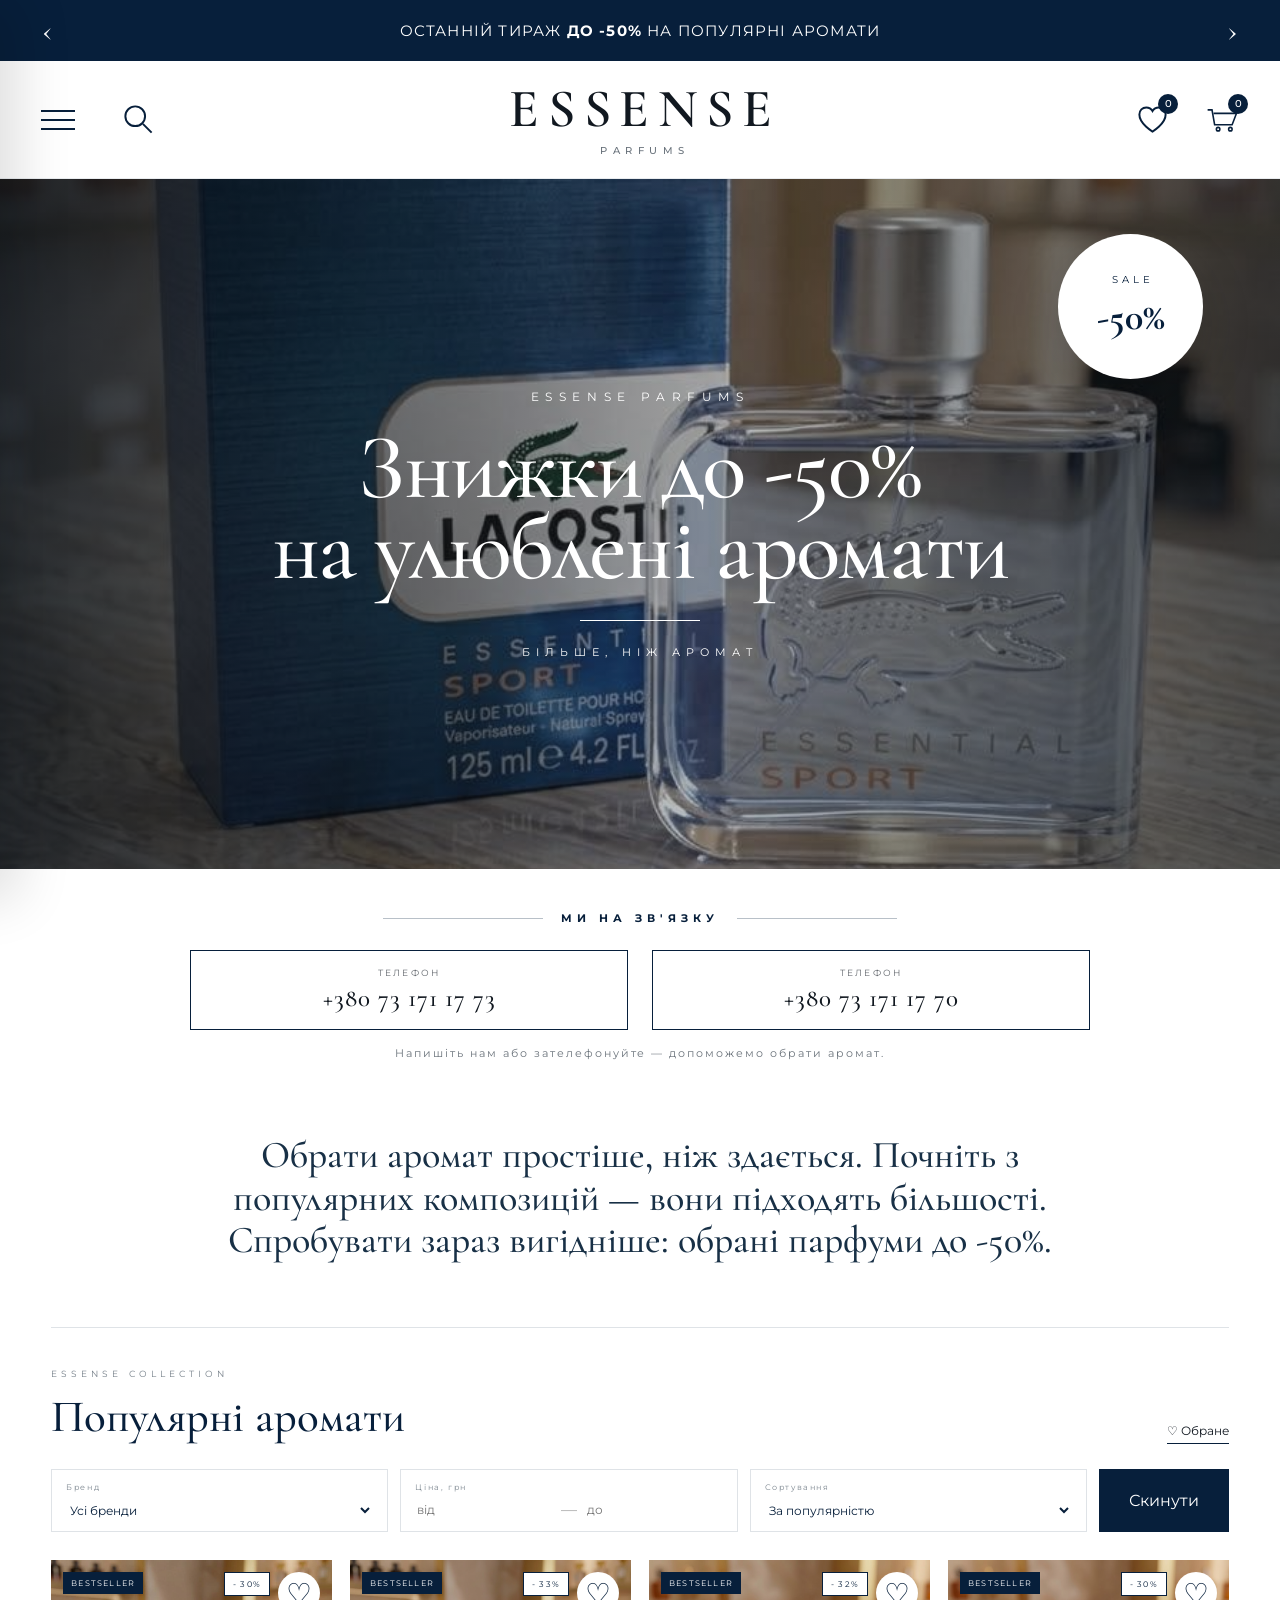
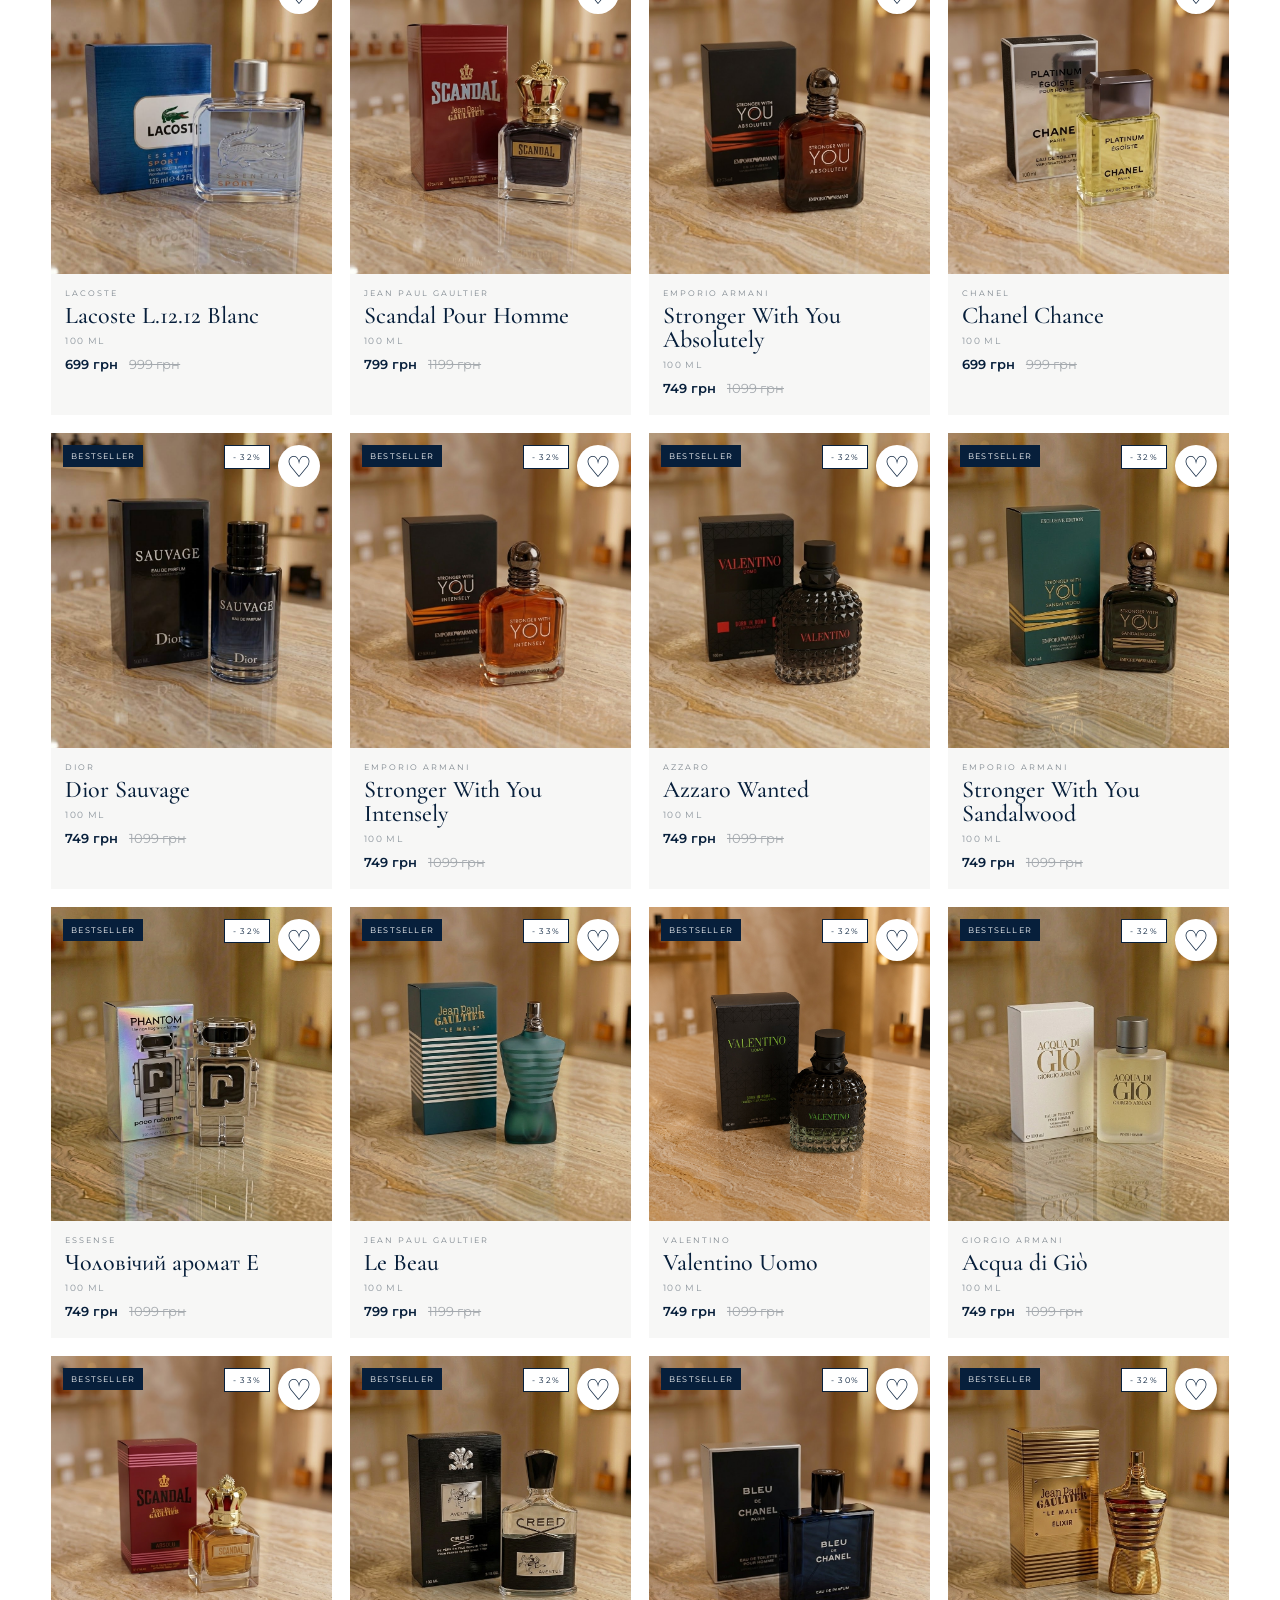
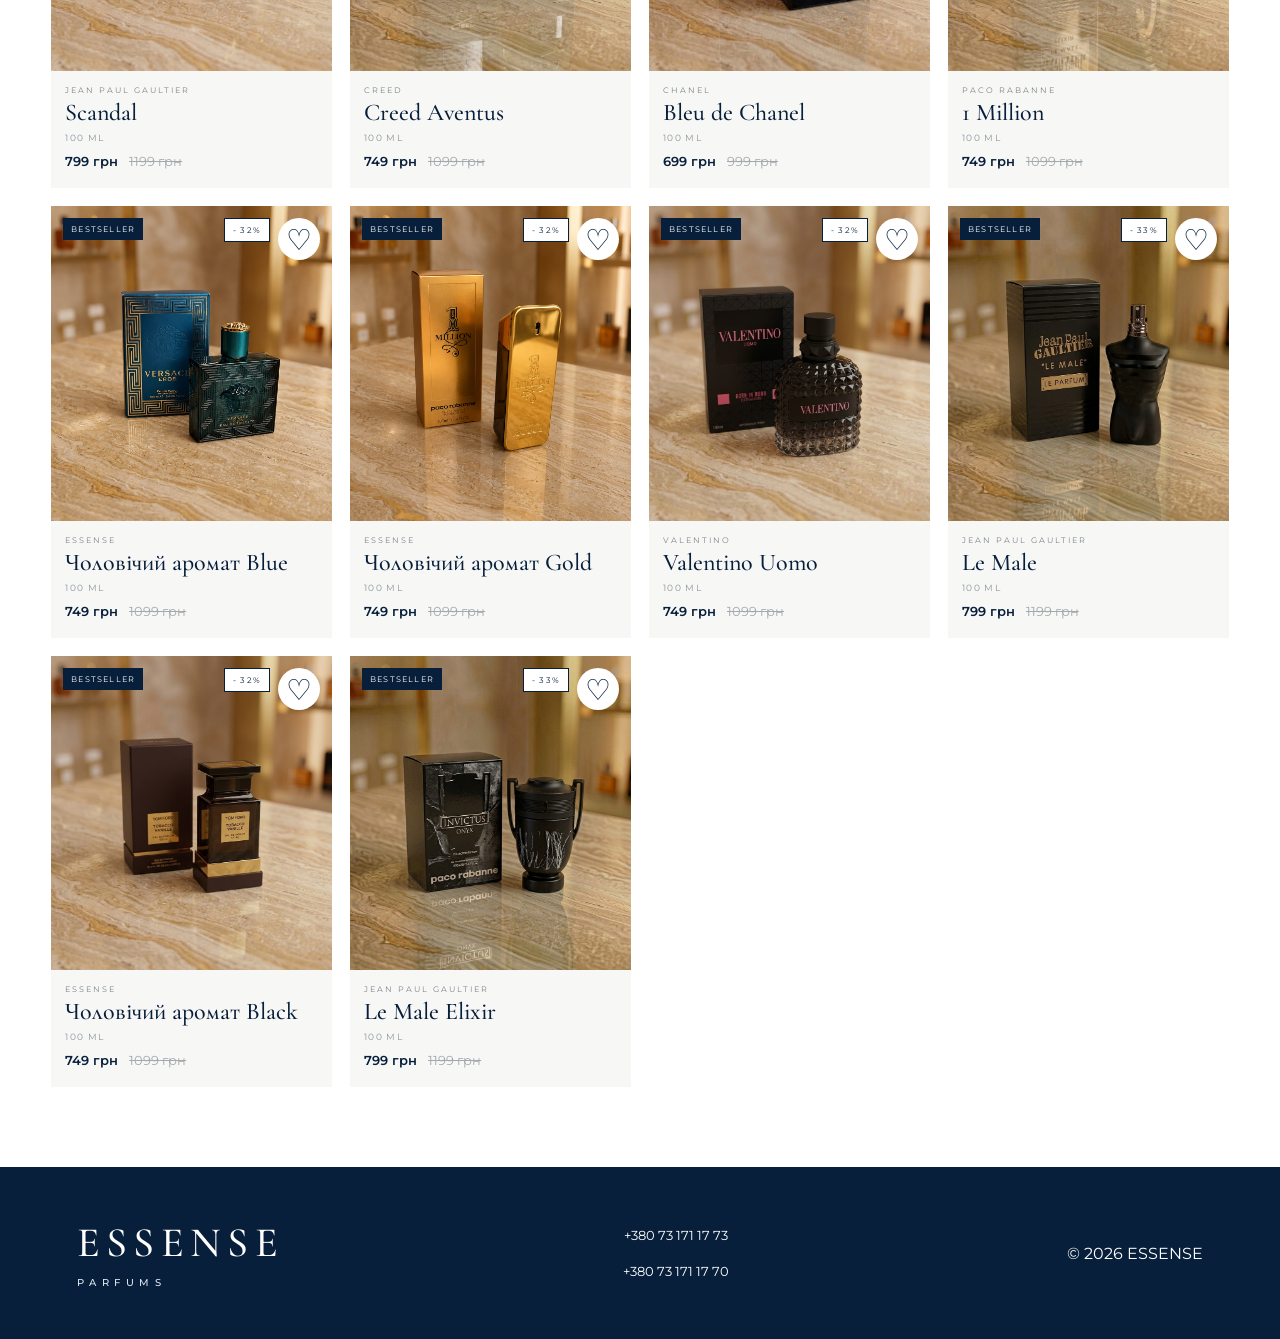
<file: index.html>
<!doctype html>
<html lang="uk">
<head>
<meta charset="utf-8"><meta name="viewport" content="width=device-width,initial-scale=1,viewport-fit=cover">
<title>ESSENSE — PARFUMS</title>
<meta name="description" content="ESSENSE — парфуми та аромати. Знижки до 50%.">
<link rel="preconnect" href="https://fonts.googleapis.com"><link rel="preconnect" href="https://fonts.gstatic.com" crossorigin>
<link href="https://fonts.googleapis.com/css2?family=Cormorant+Garamond:wght@400;500;600;700&family=Montserrat:wght@400;500;600&display=swap" rel="stylesheet">
<link rel="stylesheet" href="style.css">
</head>
<body>
<div id="loader"><div class="loader-logo">ESSENSE</div><div class="loader-sub">PARFUMS</div><div class="loader-line"><span></span></div></div>

<div class="sale-bar"><button aria-label="Попередня">‹</button><span>ОСТАННІЙ ТИРАЖ <b>ДО -50%</b> НА ПОПУЛЯРНІ АРОМАТИ</span><button aria-label="Наступна">›</button></div>
<header class="site-header">
  <button class="header-icon menu-btn" id="menuBtn" aria-label="Меню"><i></i><i></i><i></i></button>
  <button class="header-icon search-btn" id="searchBtn" aria-label="Пошук"><svg viewBox="0 0 32 32"><circle cx="13" cy="13" r="9"></circle><path d="M20 20l8 8"></path></svg></button>
  <a class="brand-logo" href="index.html"><span>ESSENSE</span><small>PARFUMS</small></a>
  <a class="header-icon heart-link" href="favorites.html" aria-label="Обране"><svg viewBox="0 0 32 32"><path d="M16 27S4 20 4 11.5C4 7.5 6.8 5 10.3 5c2.4 0 4.6 1.4 5.7 3.3C17.1 6.4 19.3 5 21.7 5 25.2 5 28 7.5 28 11.5 28 20 16 27 16 27z"></path></svg><b id="favCount">0</b></a>
  <a class="header-icon cart-link" href="cart.html" aria-label="Кошик"><svg viewBox="0 0 40 32"><path d="M3 5h5l3 17h20l5-13H10"></path><circle cx="15" cy="27" r="2"></circle><circle cx="29" cy="27" r="2"></circle></svg><b id="cartCount">0</b></a>
</header>

<div class="search-panel" id="searchPanel" aria-hidden="true"><div class="search-inner"><div class="search-top"><span class="search-label">ПОШУК</span><button id="closeSearch" type="button" aria-label="Закрити пошук">×</button></div><div class="search-field"><svg viewBox="0 0 32 32"><circle cx="13" cy="13" r="9"></circle><path d="M20 20l8 8"></path></svg><input id="searchInput" type="search" placeholder="Що ви шукаєте?" autocomplete="off"></div></div></div>
<div class="drawer-backdrop" id="drawerBackdrop"></div>
<aside class="drawer" id="drawer"><button id="closeDrawer">×</button><div class="drawer-logo">ESSENSE<small>PARFUMS</small></div><a href="index.html">Головна</a><a href="#catalog">Каталог</a><a href="favorites.html">Обране</a><a href="cart.html">Кошик</a><a href="#contacts">Контакти</a></aside>

<main>
<section class="hero">
  <div class="hero-photo"><img src="images/IMG_4388.jpeg" alt="ESSENSE аромат"></div>
  <div class="hero-shade"></div>
  <div class="sale-circle"><small>SALE</small><strong>-50%</strong></div>
  <div class="hero-copy"><p>ESSENSE PARFUMS</p><h1>Знижки до -50%<br>на улюблені аромати</h1><span></span><small>БІЛЬШЕ, НІЖ АРОМАТ</small></div>
</section>

<section class="contact-strip" id="contacts">
  <div class="section-kicker"><span></span><b>МИ НА ЗВ'ЯЗКУ</b><span></span></div>
  <div class="phones">
    <a href="tel:+380731711773"><small>ТЕЛЕФОН</small><strong>+380 73 171 17 73</strong></a>
    <a href="tel:+380731711770"><small>ТЕЛЕФОН</small><strong>+380 73 171 17 70</strong></a>
  </div>
  <p>Напишіть нам або зателефонуйте — допоможемо обрати аромат.</p>
</section>

<section class="intro"><p>Обрати аромат простіше, ніж здається. Почніть з популярних композицій — вони підходять більшості. Спробувати зараз вигідніше: обрані парфуми до -50%.</p></section>

<section id="catalog" class="catalog-section">
  <div class="catalog-title"><div><span>ESSENSE COLLECTION</span><h2>Популярні аромати</h2></div><a href="favorites.html">♡ Обране</a></div>
  <div class="mobile-controls"><button id="mobileFilter">☷ &nbsp; Фільтр</button><button id="mobileSort">↑↓ &nbsp; Сортувати</button></div>
  <div class="filters" id="filters"><div><label>Бренд</label><select id="brandFilter"><option value="all">Усі бренди</option></select></div><div><label>Ціна, грн</label><div class="price-inputs"><input id="minPrice" type="number" placeholder="від"><span>—</span><input id="maxPrice" type="number" placeholder="до"></div></div><div><label>Сортування</label><select id="sortFilter"><option value="default">За популярністю</option><option value="cheap">Від дешевих</option><option value="expensive">Від дорогих</option><option value="az">За назвою А–Я</option></select></div><button id="resetFilters">Скинути</button></div>
  <div id="searchInfo" class="search-info"></div><div id="products" class="grid"></div>
</section>
</main>
<footer><div class="footer-logo">ESSENSE <small>PARFUMS</small></div><div><a href="tel:+380731711773">+380 73 171 17 73</a><a href="tel:+380731711770">+380 73 171 17 70</a></div><p>© 2026 ESSENSE</p></footer>
<nav class="bottom-nav"><a href="index.html"><span>⌂</span>Головна</a><a href="#catalog"><span>⌕</span>Пошук</a><a href="favorites.html"><span>♡</span>Обране</a><a href="cart.html"><span>▱</span>Кошик</a></nav>
<div id="toast"></div><script src="script.js"></script>
</body></html>
</file>
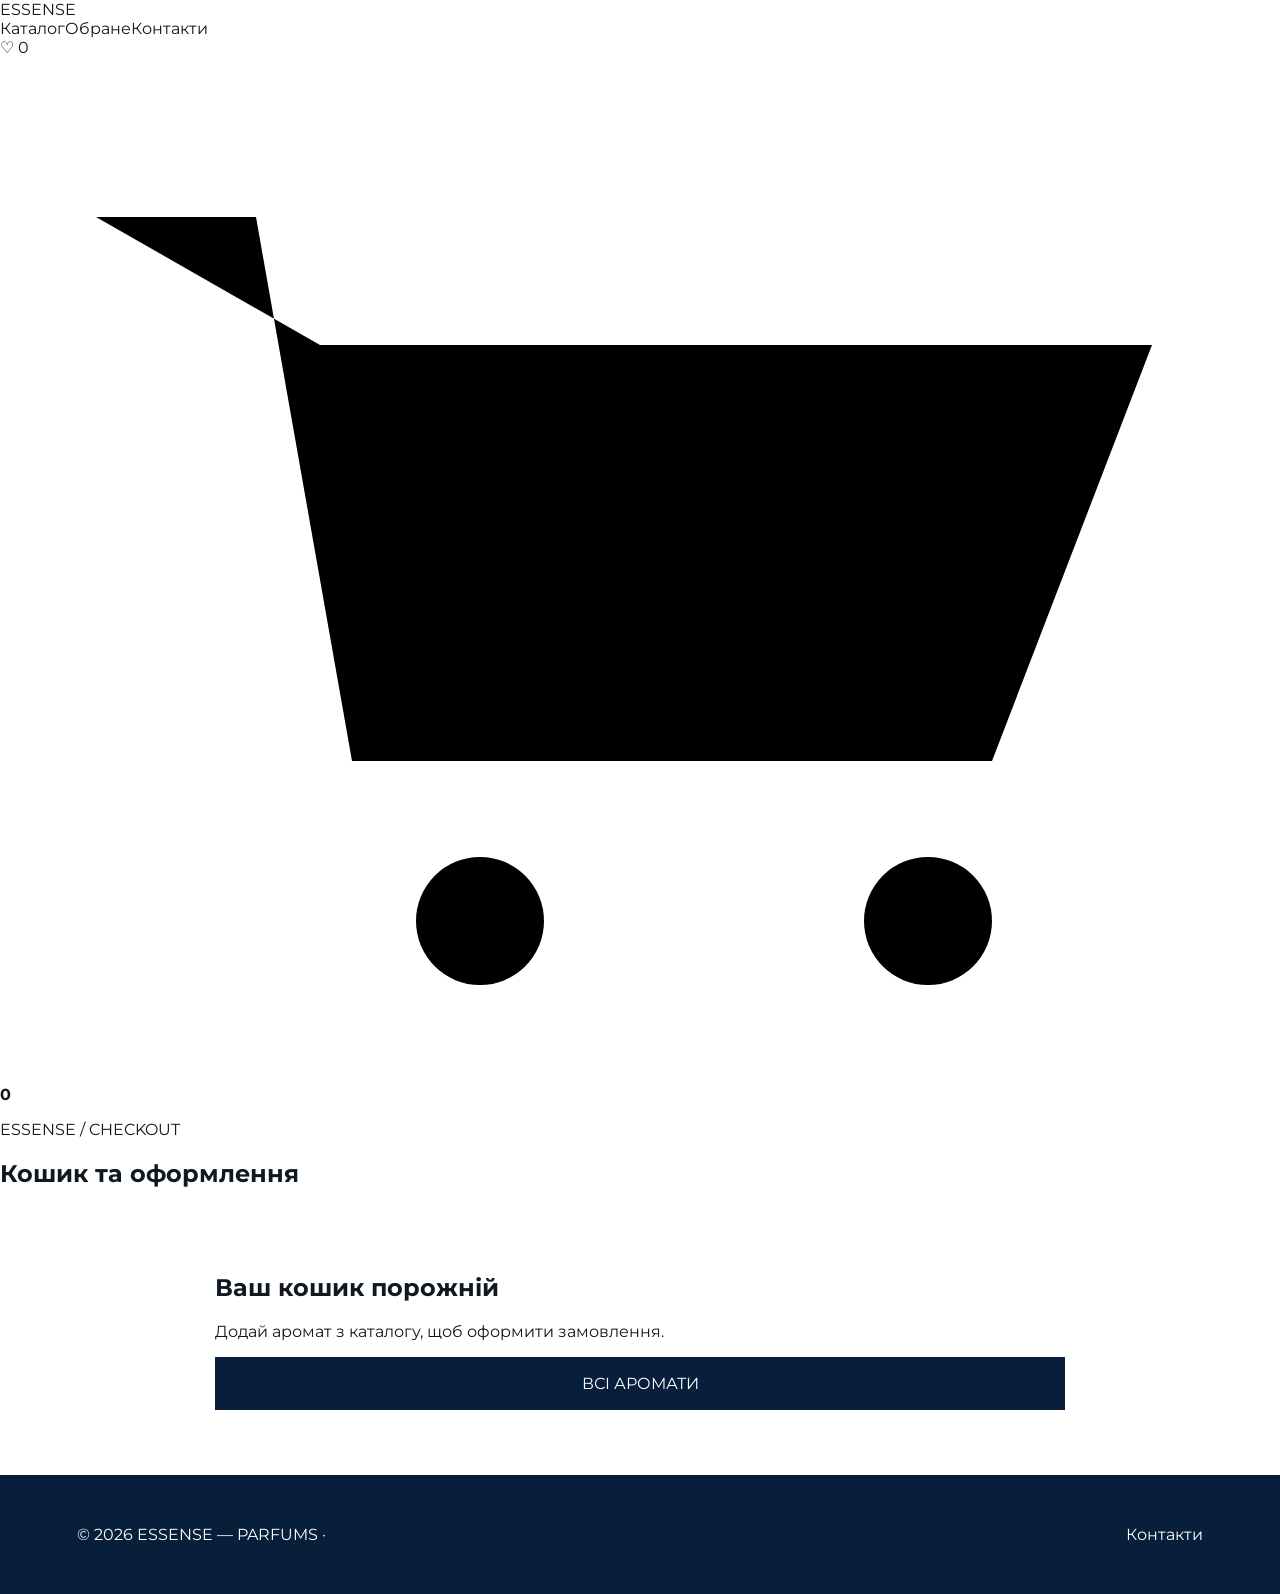
<file: cart.html>
<!doctype html><html lang="uk"><head><meta charset="utf-8"><meta name="viewport" content="width=device-width,initial-scale=1"><title>ESSENSE — Кошик</title><link rel="preconnect" href="https://fonts.googleapis.com"><link rel="preconnect" href="https://fonts.gstatic.com" crossorigin><link href="https://fonts.googleapis.com/css2?family=Cormorant+Garamond:wght@400;500;600;700&family=Montserrat:wght@400;500;600&display=swap" rel="stylesheet"><link rel="stylesheet" href="style.css"></head><body><div id="loader"><div class="loader-logo">ESSENSE</div><div class="loader-line"><span></span></div><div class="loader-sub">CHECKOUT</div></div><header class="header"><a class="logo" href="index.html">ESSENSE</a><nav><a href="index.html#catalog">Каталог</a><a href="favorites.html">Обране</a><a href="index.html#contacts">Контакти</a></nav><div class="actions"><a href="favorites.html" class="icon-link">♡ <span id="favCount">0</span></a><a href="cart.html" class="cart-link"><svg viewBox="0 0 40 32"><path d="M3 5h5l3 17h20l5-13H10"></path><circle cx="15" cy="27" r="2"></circle><circle cx="29" cy="27" r="2"></circle></svg><b id="cartCount">0</b></a></div></header><main><section class="section checkout-page"><p class="eyebrow">ESSENSE / CHECKOUT</p><h1 class="page-title">Кошик та оформлення</h1><div id="cart"></div></section></main><footer>© 2026 ESSENSE — PARFUMS · <a href="index.html#contacts">Контакти</a></footer><div id="toast"></div><script src="script.js"></script></body></html>
</file>
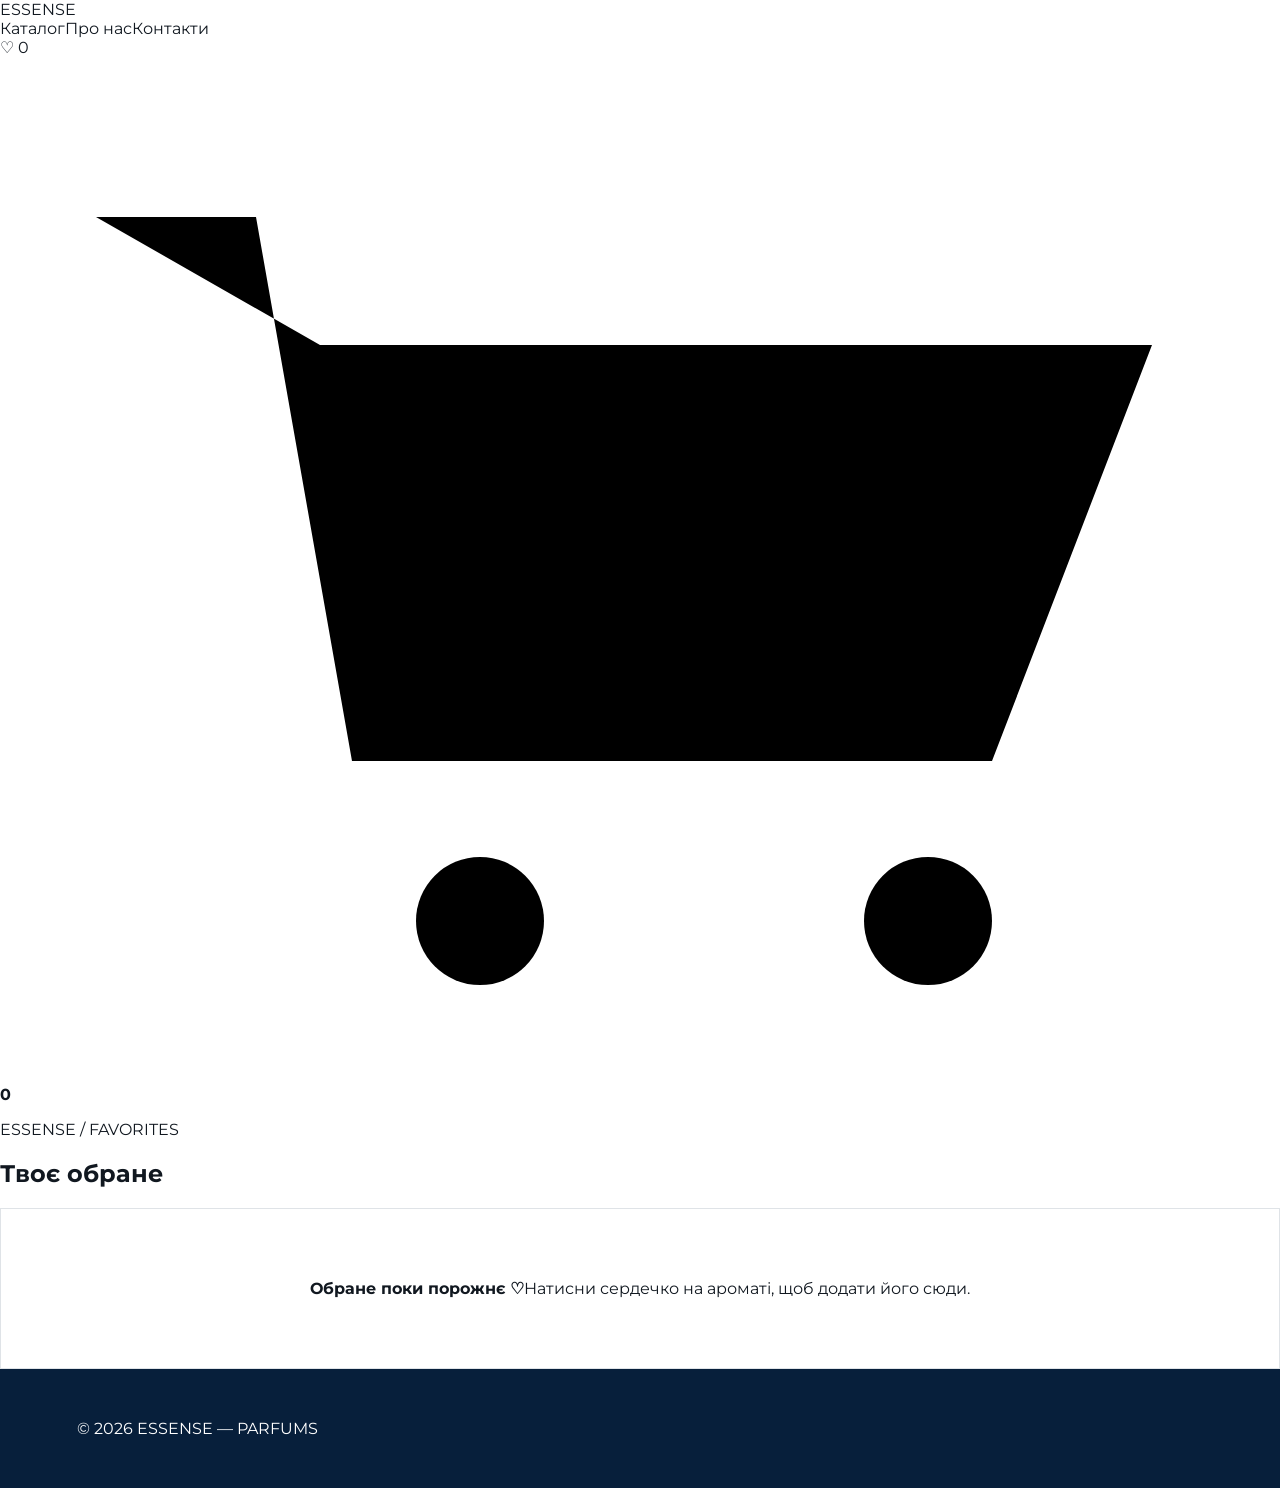
<file: favorites.html>
<!doctype html><html lang="uk"><head><meta charset="utf-8"><meta name="viewport" content="width=device-width,initial-scale=1"><title>ESSENSE — Обране</title><link rel="preconnect" href="https://fonts.googleapis.com"><link rel="preconnect" href="https://fonts.gstatic.com" crossorigin><link href="https://fonts.googleapis.com/css2?family=Cormorant+Garamond:wght@400;500;600;700&family=Montserrat:wght@400;500;600&display=swap" rel="stylesheet"><link rel="stylesheet" href="style.css"></head><body><div id="loader"><div class="loader-logo">ESSENSE</div><div class="loader-line"><span></span></div><div class="loader-sub">YOUR FAVORITES</div></div><header class="header"><a class="logo" href="index.html">ESSENSE</a><nav><a href="index.html#catalog">Каталог</a><a href="index.html#about">Про нас</a><a href="index.html#contacts">Контакти</a></nav><div class="actions"><a href="favorites.html" class="icon-link">♡ <span id="favCount">0</span></a><a href="cart.html" class="cart-link"><svg viewBox="0 0 40 32"><path d="M3 5h5l3 17h20l5-13H10"></path><circle cx="15" cy="27" r="2"></circle><circle cx="29" cy="27" r="2"></circle></svg><b id="cartCount">0</b></a></div></header><main><section class="section"><p class="eyebrow">ESSENSE / FAVORITES</p><h1 class="page-title">Твоє обране</h1><div id="favorites" class="grid"></div></section></main><footer>© 2026 ESSENSE — PARFUMS</footer><div id="toast"></div><script src="script.js"></script></body></html>
</file>
<file: style.css>
:root{--navy:#071f3b;--navy2:#0d2d50;--ink:#111820;--muted:#68717a;--line:#dfe3e7;--paper:#fff;--soft:#f6f7f8;--serif:'Cormorant Garamond',Georgia,serif;--sans:'Montserrat',Arial,sans-serif}
*{box-sizing:border-box}html{scroll-behavior:smooth}body{margin:0;background:#fff;color:var(--ink);font-family:var(--sans);overflow-x:hidden}a{color:inherit;text-decoration:none}button,input,select{font:inherit}button{cursor:pointer}
#loader{position:fixed;inset:0;background:#fff;z-index:9999;display:flex;flex-direction:column;align-items:center;justify-content:center;transition:opacity .7s,visibility .7s}.loaded #loader{opacity:0;visibility:hidden}.loader-logo{font:600 64px/1 var(--serif);letter-spacing:.18em;color:var(--navy)}.loader-sub{font-size:10px;letter-spacing:.5em;margin:13px 0;color:#66717c}.loader-line{width:170px;height:1px;background:#d8dde2;overflow:hidden}.loader-line span{display:block;width:100%;height:100%;background:var(--navy);transform:translateX(-100%);animation:load 1.5s forwards}@keyframes load{to{transform:translateX(0)}}
.sale-bar{height:61px;background:var(--navy);color:#fff;display:flex;align-items:center;justify-content:space-between;padding:0 36px;font-size:15px;letter-spacing:.08em;text-align:center}.sale-bar button{border:0;background:none;color:#fff;font-size:35px;font-family:var(--serif);line-height:1}.sale-bar b{font-weight:700}
.site-header{height:118px;background:#fff;border-bottom:1px solid #e9ecef;display:grid;grid-template-columns:80px 70px 1fr 70px 70px;align-items:center;padding:0 34px;position:relative;z-index:50}.brand-logo{text-align:center;justify-self:center}.brand-logo span{display:block;font:600 54px/1 var(--serif);letter-spacing:.16em}.brand-logo small,.drawer-logo small,.footer-logo small{display:block;font:500 10px var(--sans);letter-spacing:.55em;color:#69727b;margin-top:8px}.header-icon{position:relative;width:48px;height:48px;display:flex;align-items:center;justify-content:center;background:none;border:0;color:var(--navy)}.header-icon svg{width:35px;height:35px;fill:none;stroke:currentColor;stroke-width:1.8}.header-icon b{position:absolute;right:-2px;top:-2px;min-width:20px;height:20px;padding:0 5px;border-radius:20px;background:var(--navy);color:#fff;font:500 10px/20px var(--sans);text-align:center}.menu-btn{flex-direction:column;gap:7px}.menu-btn i{width:34px;height:2px;background:var(--navy);display:block}.search-btn{justify-self:start}.heart-link{justify-self:end}.cart-link{justify-self:end}
.search-panel{position:fixed;left:0;right:0;top:179px;background:#fff;z-index:80;transform:translateY(-120%);transition:.4s;border-bottom:1px solid #ddd}.search-panel.open{transform:translateY(0)}.search-inner{height:115px;max-width:1100px;margin:auto;display:flex;align-items:center;gap:20px;padding:0 30px;position:relative}.search-inner svg{width:35px;stroke:var(--navy);fill:none;stroke-width:2}.search-inner input{border:0;border-bottom:2px solid var(--navy);outline:0;width:100%;font-size:23px;padding:12px 0;color:var(--ink)}.search-inner input::placeholder{color:#9ca3aa}.search-inner button{position:absolute;right:30px;top:12px;border:0;background:none;font-size:34px}.search-inner span{position:absolute;left:30px;right:30px;bottom:18px}
.drawer{position:fixed;z-index:90;left:0;top:0;bottom:0;width:min(360px,88vw);background:#fff;padding:45px 34px;transform:translateX(-100%);transition:.45s;box-shadow:20px 0 50px rgba(0,0,0,.12)}.drawer.open{transform:translateX(0)}.drawer>button{position:absolute;right:25px;top:20px;border:0;background:none;font-size:38px;color:var(--navy)}.drawer-logo{font:600 40px var(--serif);letter-spacing:.15em;color:var(--navy);margin:35px 0 45px}.drawer a{display:block;padding:18px 0;border-bottom:1px solid var(--line);font:500 22px var(--serif)}.drawer-backdrop{position:fixed;inset:0;background:rgba(4,15,27,.45);z-index:85;opacity:0;visibility:hidden;transition:.3s}.drawer-backdrop.open{opacity:1;visibility:visible}
.hero{height:min(690px,calc(100vh - 179px));min-height:540px;position:relative;overflow:hidden;background:#0a1623}.hero-photo,.hero-photo img{position:absolute;inset:0;width:100%;height:100%}.hero-photo img{object-fit:cover;object-position:center 55%;filter:saturate(.7) contrast(.9)}.hero-shade{position:absolute;inset:0;background:linear-gradient(90deg,rgba(3,13,23,.78),rgba(3,13,23,.2) 55%,rgba(3,13,23,.62))}.hero-copy{position:absolute;inset:0;display:flex;flex-direction:column;align-items:center;justify-content:center;text-align:center;color:#fff;padding:30px}.hero-copy p{font-size:12px;letter-spacing:.55em;margin:0 0 24px}.hero-copy h1{font:500 clamp(48px,8vw,92px)/.88 var(--serif);margin:0;letter-spacing:-.02em}.hero-copy span{display:block;width:120px;height:1px;background:#fff;margin:30px 0 24px}.hero-copy small{font-size:11px;letter-spacing:.55em}.sale-circle{position:absolute;right:6%;top:8%;width:145px;height:145px;border-radius:50%;background:#fff;color:var(--navy);display:flex;flex-direction:column;align-items:center;justify-content:center;box-shadow:0 20px 50px rgba(0,0,0,.18);animation:float 4s ease-in-out infinite}.sale-circle small{font-size:10px;letter-spacing:.4em;margin-left:.4em}.sale-circle strong{font:700 38px var(--serif);margin-top:8px}@keyframes float{50%{transform:translateY(-9px)}}
.contact-strip{padding:42px 5% 38px;text-align:center;background:#fff}.section-kicker{display:flex;align-items:center;gap:18px;justify-content:center;color:var(--navy);font-size:11px;letter-spacing:.45em}.section-kicker span{height:1px;background:#b8c0c8;width:160px}.phones{display:grid;grid-template-columns:1fr 1fr;gap:24px;max-width:900px;margin:25px auto 16px}.phones a{border:1px solid var(--navy);padding:16px 20px;display:flex;flex-direction:column;gap:5px;transition:.3s}.phones a:hover{background:var(--navy);color:#fff}.phones small{font-size:9px;letter-spacing:.25em;opacity:.65}.phones strong{font:500 25px var(--serif);letter-spacing:.04em}.contact-strip>p{font-size:11px;letter-spacing:.18em;color:#6c747c}.intro{padding:25px 7% 65px;text-align:center}.intro p{max-width:900px;margin:auto;font:500 clamp(25px,3vw,38px)/1.12 var(--serif);color:#183046}
.catalog-section{padding:0 4% 80px}.catalog-title{display:flex;justify-content:space-between;align-items:end;border-top:1px solid var(--line);padding-top:34px;margin-bottom:25px}.catalog-title span{font-size:9px;letter-spacing:.45em;color:#77818a}.catalog-title h2{font:500 45px var(--serif);margin:8px 0 0;color:var(--navy)}.catalog-title>a{border-bottom:1px solid var(--navy);padding-bottom:5px;font-size:12px}.mobile-controls{display:none}.filters{display:grid;grid-template-columns:1fr 1fr 1fr 130px;gap:12px;margin-bottom:28px}.filters>div{border:1px solid var(--line);padding:12px 14px}.filters label{display:block;font-size:8px;letter-spacing:.2em;color:#7d8790;margin-bottom:8px}.filters select,.filters input{width:100%;border:0;outline:0;background:#fff;color:var(--navy);font-size:12px}.price-inputs{display:flex;gap:8px;align-items:center}.price-inputs span{color:#aaa}.filters>button{border:1px solid var(--navy);background:var(--navy);color:#fff}.search-info{font-size:11px;color:#7b858d;margin-bottom:12px}.grid{display:grid;grid-template-columns:repeat(4,1fr);gap:18px}.card{position:relative;background:#f7f7f6;cursor:pointer;transition:transform .35s,box-shadow .35s}.card:hover{transform:translateY(-6px);box-shadow:0 18px 45px rgba(7,31,59,.12)}.card-img{aspect-ratio:1/1.12;overflow:hidden;background:#f1f1f1}.card-img img{width:100%;height:100%;object-fit:cover;display:block;transition:transform .7s}.card:hover .card-img img{transform:scale(1.05)}.card-body{padding:14px 14px 19px}.brand{font-size:8px;letter-spacing:.25em;color:#7c858d;margin-bottom:6px}.card h3{font:500 24px/1 var(--serif);margin:0 0 7px;color:var(--navy)}.volume{font-size:9px;letter-spacing:.15em;color:#8b949c}.price{font-size:13px;font-weight:600;margin-top:10px;color:var(--navy)}.old{text-decoration:line-through;color:#a4a9ae;font-weight:400;margin-left:7px}.heart{position:absolute;right:12px;top:12px;width:42px;height:42px;border:0;background:#fff;border-radius:50%;font-size:29px;line-height:42px;color:var(--navy);z-index:2}.heart.active{background:var(--navy);color:#fff}.sale-badge,.best-badge{position:absolute;top:12px;left:12px;background:var(--navy);color:#fff;padding:6px 8px;font-size:8px;letter-spacing:.15em;z-index:2}.sale-badge{left:auto;right:62px;background:#fff;color:var(--navy);border:1px solid var(--navy)}.empty-search{grid-column:1/-1;padding:70px;text-align:center;border:1px solid var(--line)}
footer{background:var(--navy);color:#fff;padding:50px 6%;display:flex;justify-content:space-between;align-items:center;gap:30px}.footer-logo{font:500 42px var(--serif);letter-spacing:.15em}.footer-logo small{color:#dfe6ed}.footer-logo+p{margin:0}.footer-logo~div{display:flex;gap:20px;flex-direction:column;text-align:center;font-size:13px}.bottom-nav{display:none}.toast{position:fixed;left:50%;bottom:30px;transform:translate(-50%,20px);opacity:0;pointer-events:none;background:var(--navy);color:#fff;padding:13px 20px;z-index:200;font-size:12px;transition:.3s}.toast.show{opacity:1;transform:translate(-50%,0)}#toast{position:fixed;left:50%;bottom:25px;transform:translate(-50%,25px);opacity:0;background:var(--navy);color:#fff;padding:13px 20px;z-index:300;transition:.3s;font-size:11px;white-space:nowrap}#toast.show{opacity:1;transform:translate(-50%,0)}
/* inner pages */
.product-page{max-width:1100px;margin:55px auto 100px;padding:0 25px;display:grid;grid-template-columns:1fr 1fr;gap:60px}.product-photo{position:relative;background:#f5f5f4}.product-photo img{width:100%;display:block}.product-info{padding-top:35px}.product-info h1{font:500 58px/1 var(--serif);color:var(--navy);margin:10px 0}.product-info .price{font-size:20px;margin:20px 0}.desc{color:#66717b;line-height:1.7}.notes{display:flex;gap:8px;flex-wrap:wrap;margin:25px 0}.note{border:1px solid var(--line);padding:9px 12px;font-size:10px}.gold-btn,.ghost-btn{display:block;text-align:center;padding:16px 20px;border:1px solid var(--navy);margin-top:10px}.gold-btn{background:var(--navy);color:#fff}.ghost-btn{color:var(--navy)}.empty-cart,.checkout,.cart-list,.order-success{max-width:900px;margin:40px auto;padding:25px}.cart-list{border-top:1px solid var(--line)}.cart-row{display:flex;justify-content:space-between;gap:20px;padding:18px 0;border-bottom:1px solid var(--line)}.cart-item{display:flex;gap:15px}.cart-item img{width:80px;height:90px;object-fit:cover}.qty{display:flex;gap:8px;align-items:center;margin-top:8px}.qty button{border:1px solid var(--line);background:#fff;padding:5px 9px}.remove{border:0!important}.cart-total{max-width:900px;margin:20px auto;padding:0 25px;font:500 30px var(--serif);color:var(--navy)}.checkout{border:1px solid var(--line)}.checkout input{display:block;width:100%;padding:15px;border:1px solid var(--line);margin:10px 0;outline:0}.success-icon{font-size:50px;color:var(--navy)}
@media(max-width:800px){.sale-bar{height:61px;padding:0 20px;font-size:12px;line-height:1.35}.site-header{height:106px;padding:0 24px;grid-template-columns:52px 52px 1fr 52px 52px}.brand-logo span{font-size:40px}.brand-logo small{font-size:8px;margin-top:6px}.header-icon{width:42px}.header-icon svg{width:30px}.menu-btn i{width:28px}.search-panel{top:167px}.hero{height:calc(100svh - 167px);min-height:560px;max-height:780px}.hero-photo img{object-position:center}.hero-copy h1{font-size:54px}.hero-copy p{font-size:10px}.sale-circle{width:115px;height:115px;right:6%;top:5%}.sale-circle strong{font-size:31px}.phones{gap:10px}.phones a{padding:14px 8px}.phones strong{font-size:17px}.contact-strip{padding:34px 4% 30px}.section-kicker{font-size:9px;letter-spacing:.3em}.section-kicker span{width:65px}.intro{padding:15px 7% 42px}.intro p{font-size:27px}.catalog-section{padding:0 4% 100px}.catalog-title h2{font-size:37px}.catalog-title>a{display:none}.mobile-controls{display:grid;grid-template-columns:1fr 1fr;gap:12px;margin-bottom:12px}.mobile-controls button{background:#fff;border:1px solid var(--navy);padding:15px;color:var(--navy)}.filters{display:none;grid-template-columns:1fr 1fr;padding:15px;border:1px solid var(--line);margin-bottom:18px}.filters.open{display:grid}.filters>button{grid-column:1/-1;height:44px}.grid{grid-template-columns:repeat(2,1fr);gap:9px}.card-body{padding:11px 10px 15px}.card h3{font-size:20px}.heart{width:38px;height:38px;line-height:38px;font-size:27px;right:7px;top:7px}.sale-badge{right:52px}.best-badge,.sale-badge{top:7px;left:7px}.sale-badge{left:auto;right:52px}.bottom-nav{position:fixed;display:grid;grid-template-columns:repeat(4,1fr);left:0;right:0;bottom:0;height:78px;background:rgba(255,255,255,.97);border-top:1px solid #ddd;z-index:70;padding-bottom:env(safe-area-inset-bottom)}.bottom-nav a{display:flex;flex-direction:column;align-items:center;justify-content:center;gap:4px;font-size:10px;color:#59636d}.bottom-nav span{font:30px/1 var(--serif);color:var(--navy)}footer{padding:40px 25px 100px;display:block;text-align:center}.footer-logo{font-size:35px;margin-bottom:20px}.footer-logo~div{gap:10px}.product-page{grid-template-columns:1fr;gap:25px;margin-top:20px}.product-info h1{font-size:45px}.product-photo{order:0}.product-info{order:1}.cart-row{align-items:flex-start}.cart-row>strong{font-size:12px}.empty-cart,.checkout{padding:20px;margin:20px 15px}.cart-total{padding:0 20px}}
@media(max-width:430px){.sale-bar span{max-width:300px}.site-header{padding:0 14px;grid-template-columns:45px 42px 1fr 42px 42px}.brand-logo span{font-size:33px;letter-spacing:.13em}.brand-logo small{font-size:7px}.hero-copy h1{font-size:48px}.hero-copy span{margin:24px 0 18px}.phones strong{font-size:14px}.intro p{font-size:24px}.catalog-title h2{font-size:34px}.card h3{font-size:18px}.price{font-size:12px}.old{display:block;margin:3px 0 0}.sale-badge{display:none}}

/* SEARCH PANEL — clean mobile editorial design */
.search-panel{position:fixed;inset:0;top:167px;background:rgba(7,31,59,.18);backdrop-filter:blur(2px);-webkit-backdrop-filter:blur(2px);z-index:200;opacity:0;visibility:hidden;transform:none;transition:opacity .25s ease,visibility .25s ease;}
.search-panel.open{opacity:1;visibility:visible;transform:none;}
.search-inner{height:auto;max-width:none;margin:0;background:#fff;border-bottom:1px solid #dfe3e7;padding:0 22px 26px;box-shadow:0 14px 35px rgba(7,31,59,.10);transform:translateY(-18px);transition:transform .3s ease;}
.search-panel.open .search-inner{transform:translateY(0);}
.search-top{height:64px;display:flex;align-items:center;justify-content:space-between;border-bottom:1px solid #eef0f2;}
.search-label{font:500 11px var(--sans);letter-spacing:.28em;color:var(--navy);}
.search-top button{position:static;width:42px;height:42px;border:0;background:none;color:var(--navy);font:300 38px/1 var(--sans);padding:0;}
.search-field{height:72px;margin-top:18px;border-bottom:2px solid var(--navy);display:flex;align-items:center;gap:16px;}
.search-field svg{width:30px;height:30px;flex:0 0 30px;stroke:var(--navy);fill:none;stroke-width:1.8;}
.search-field input{border:0!important;outline:0;width:100%;height:100%;background:#fff;font:400 21px var(--sans);padding:0;color:var(--ink);}
.search-field input::placeholder{color:#a0a7ae;}
body.search-open{overflow:hidden;}
@media(min-width:801px){.search-panel{top:179px}.search-inner{padding:0 40px 30px}.search-field{max-width:900px;margin:18px auto 0}.search-top{max-width:900px;margin:auto;}}
@media(max-width:800px){.search-panel{top:167px}.search-inner{padding:0 20px 22px}.search-top{height:58px}.search-field{height:62px;margin-top:14px}.search-field input{font-size:19px}.search-top button{font-size:34px}}
/* COMPACT MOBILE BOTTOM NAV */
@media (max-width:800px){
  .bottom-nav{height:58px;min-height:58px;padding:0 2px env(safe-area-inset-bottom);}
  .bottom-nav a{gap:2px;font-size:8px;line-height:1.1;}
  .bottom-nav span{font-size:23px;line-height:.95;}
}
</file>
